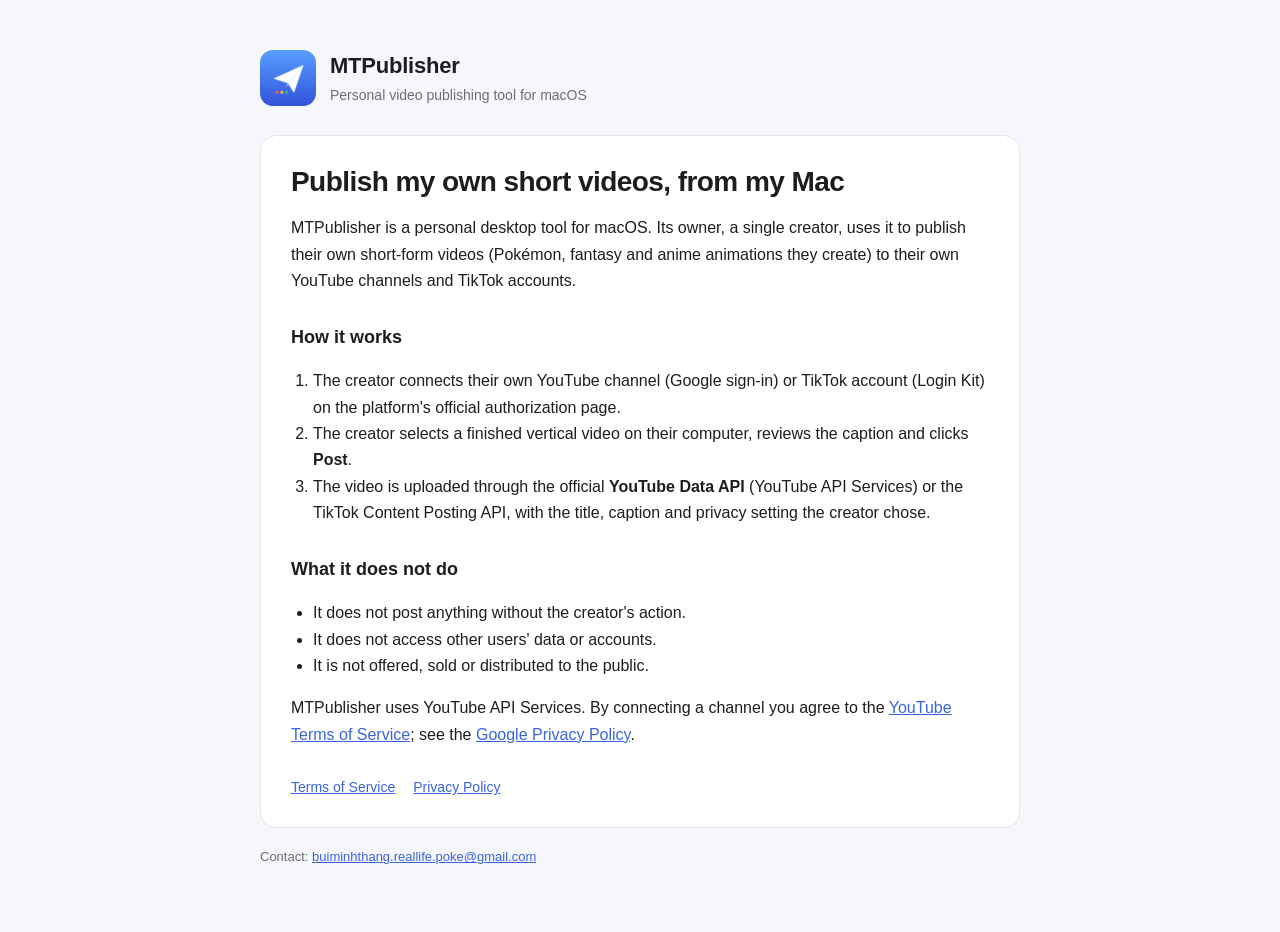
<file: index.html>
<!doctype html>
<html lang="en">
<head>
<meta charset="utf-8">
<meta name="viewport" content="width=device-width, initial-scale=1">
<title>MTPublisher</title>
<meta name="description" content="MTPublisher is a personal macOS tool for publishing the owner's own short videos to their own YouTube channels and TikTok accounts.">
<link rel="icon" href="icon.png">
<link rel="stylesheet" href="style.css">
</head>
<body>
<div class="wrap">
  <header>
    <img src="icon.png" alt="MTPublisher icon">
    <div><div class="name">MTPublisher</div><div class="tag">Personal video publishing tool for macOS</div></div>
  </header>
  <main class="card">
    <h1>Publish my own short videos, from my Mac</h1>
    <p>MTPublisher is a personal desktop tool for macOS. Its owner, a single creator, uses it to publish their own short-form videos (Pokémon, fantasy and anime animations they create) to their own YouTube channels and TikTok accounts.</p>

    <h2>How it works</h2>
    <ol>
      <li>The creator connects their own YouTube channel (Google sign-in) or TikTok account (Login Kit) on the platform's official authorization page.</li>
      <li>The creator selects a finished vertical video on their computer, reviews the caption and clicks <strong>Post</strong>.</li>
      <li>The video is uploaded through the official <strong>YouTube Data API</strong> (YouTube API Services) or the TikTok Content Posting API, with the title, caption and privacy setting the creator chose.</li>
    </ol>

    <h2>What it does not do</h2>
    <ul>
      <li>It does not post anything without the creator's action.</li>
      <li>It does not access other users' data or accounts.</li>
      <li>It is not offered, sold or distributed to the public.</li>
    </ul>

    <p>MTPublisher uses YouTube API Services. By connecting a channel you agree to the <a href="https://www.youtube.com/t/terms">YouTube Terms of Service</a>; see the <a href="https://policies.google.com/privacy">Google Privacy Policy</a>.</p>

    <nav>
      <a href="terms/">Terms of Service</a>
      <a href="privacy/">Privacy Policy</a>
    </nav>
  </main>
  <footer>Contact: <span class="contact"><a href="mailto:buiminhthang.reallife.poke@gmail.com">buiminhthang.reallife.poke@gmail.com</a></span></footer>
</div>
</body>
</html>
</file>
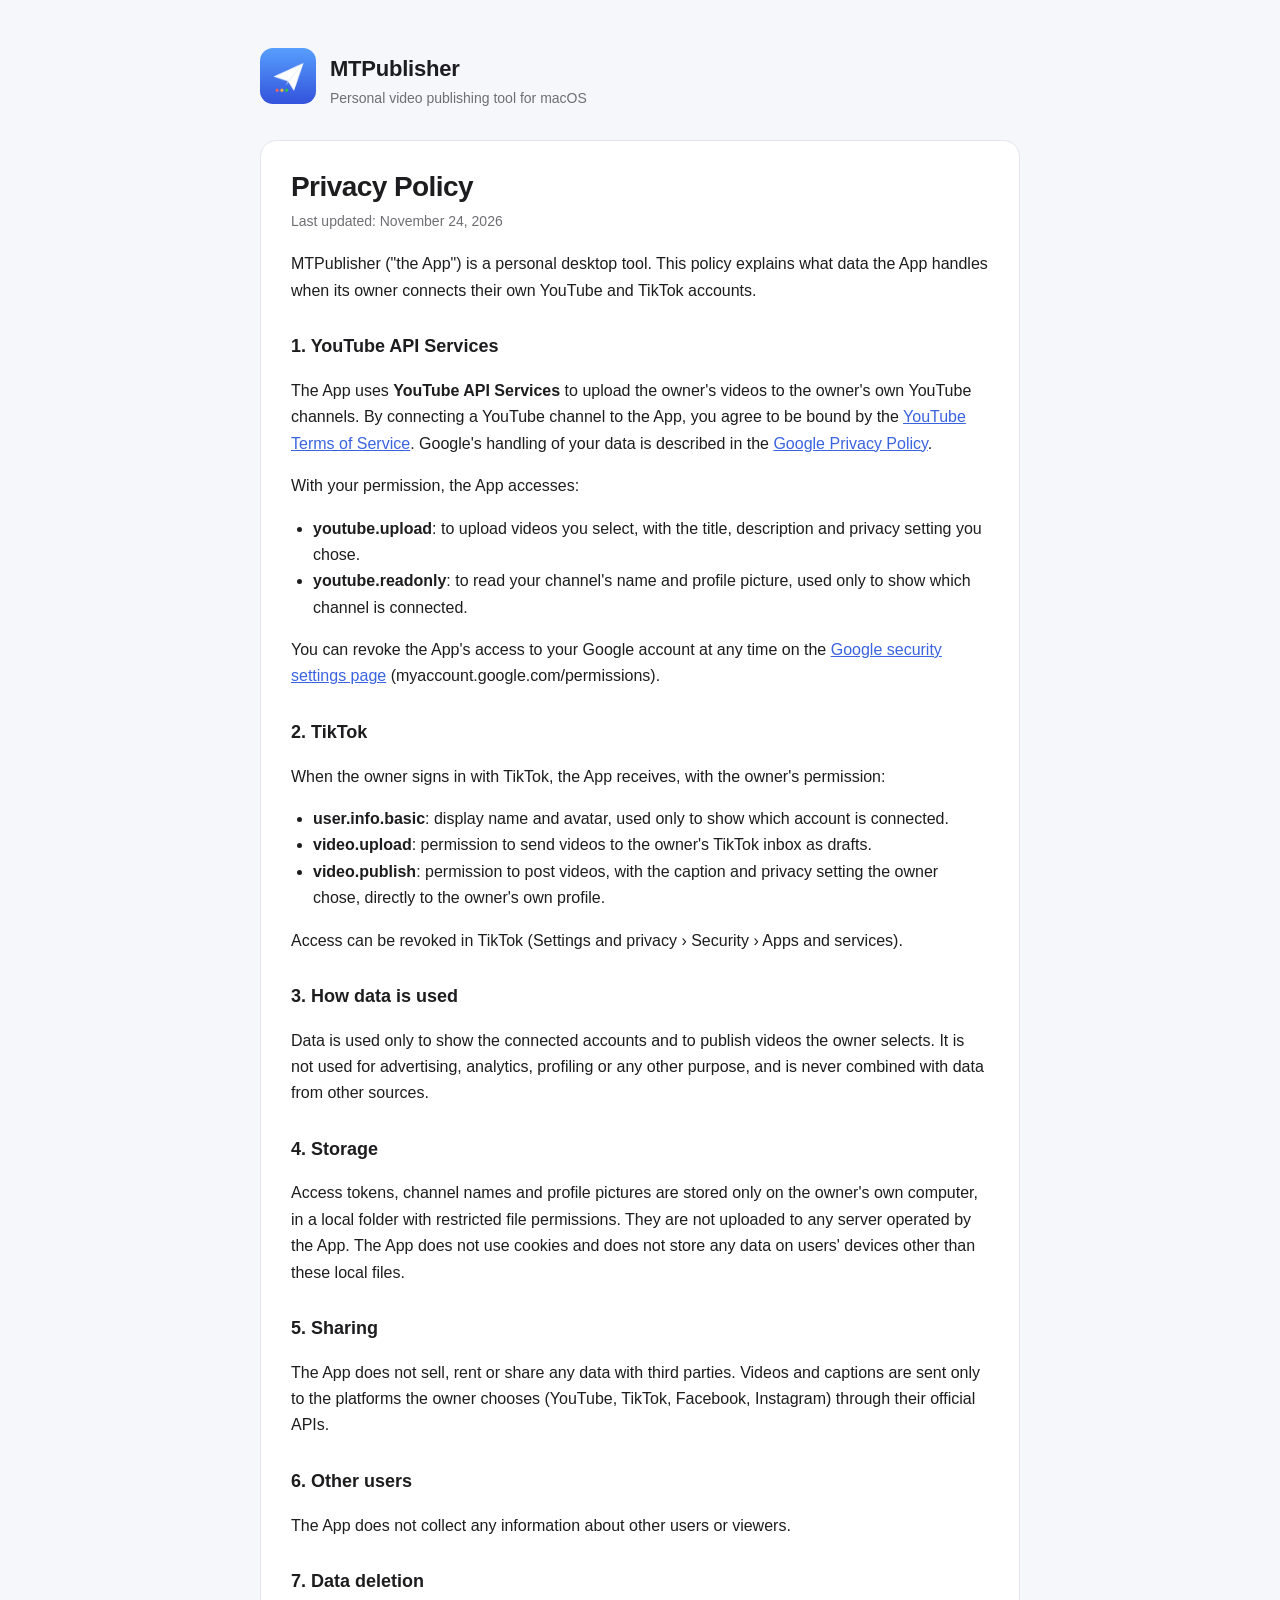
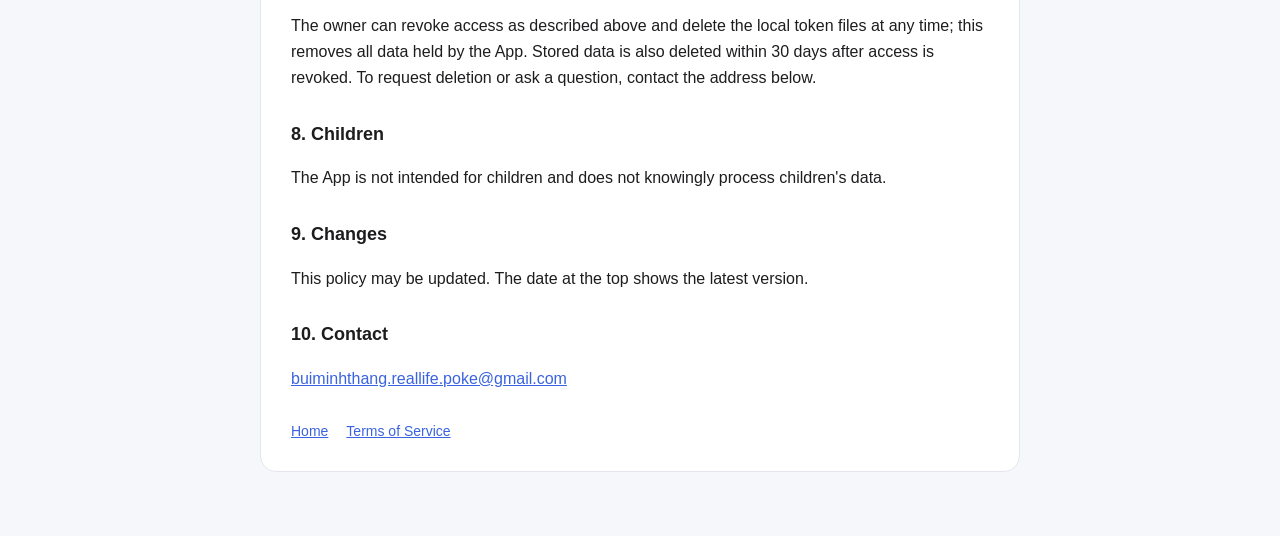
<file: privacy/index.html>
<!doctype html>
<html lang="en">
<head>
<meta charset="utf-8">
<meta name="viewport" content="width=device-width, initial-scale=1">
<title>Privacy Policy · MTPublisher</title>
<link rel="icon" href="../icon.png">
<link rel="stylesheet" href="../style.css">
</head>
<body>
<div class="wrap">
  <header>
    <a href="../"><img src="../icon.png" alt="MTPublisher icon"></a>
    <div><a class="name" href="../">MTPublisher</a><div class="tag">Personal video publishing tool for macOS</div></div>
  </header>
  <main class="card">
    <h1>Privacy Policy</h1>
    <p class="updated">Last updated: November 24, 2026</p>
    <p>MTPublisher ("the App") is a personal desktop tool. This policy explains what data the App handles when its owner connects their own YouTube and TikTok accounts.</p>

    <h2>1. YouTube API Services</h2>
    <p>The App uses <strong>YouTube API Services</strong> to upload the owner's videos to the owner's own YouTube channels. By connecting a YouTube channel to the App, you agree to be bound by the <a href="https://www.youtube.com/t/terms">YouTube Terms of Service</a>. Google's handling of your data is described in the <a href="https://policies.google.com/privacy">Google Privacy Policy</a>.</p>
    <p>With your permission, the App accesses:</p>
    <ul>
      <li><strong>youtube.upload</strong>: to upload videos you select, with the title, description and privacy setting you chose.</li>
      <li><strong>youtube.readonly</strong>: to read your channel's name and profile picture, used only to show which channel is connected.</li>
    </ul>
    <p>You can revoke the App's access to your Google account at any time on the <a href="https://myaccount.google.com/permissions">Google security settings page</a> (myaccount.google.com/permissions).</p>

    <h2>2. TikTok</h2>
    <p>When the owner signs in with TikTok, the App receives, with the owner's permission:</p>
    <ul>
      <li><strong>user.info.basic</strong>: display name and avatar, used only to show which account is connected.</li>
      <li><strong>video.upload</strong>: permission to send videos to the owner's TikTok inbox as drafts.</li>
      <li><strong>video.publish</strong>: permission to post videos, with the caption and privacy setting the owner chose, directly to the owner's own profile.</li>
    </ul>
    <p>Access can be revoked in TikTok (Settings and privacy &rsaquo; Security &rsaquo; Apps and services).</p>

    <h2>3. How data is used</h2>
    <p>Data is used only to show the connected accounts and to publish videos the owner selects. It is not used for advertising, analytics, profiling or any other purpose, and is never combined with data from other sources.</p>

    <h2>4. Storage</h2>
    <p>Access tokens, channel names and profile pictures are stored only on the owner's own computer, in a local folder with restricted file permissions. They are not uploaded to any server operated by the App. The App does not use cookies and does not store any data on users' devices other than these local files.</p>

    <h2>5. Sharing</h2>
    <p>The App does not sell, rent or share any data with third parties. Videos and captions are sent only to the platforms the owner chooses (YouTube, TikTok, Facebook, Instagram) through their official APIs.</p>

    <h2>6. Other users</h2>
    <p>The App does not collect any information about other users or viewers.</p>

    <h2>7. Data deletion</h2>
    <p>The owner can revoke access as described above and delete the local token files at any time; this removes all data held by the App. Stored data is also deleted within 30 days after access is revoked. To request deletion or ask a question, contact the address below.</p>

    <h2>8. Children</h2>
    <p>The App is not intended for children and does not knowingly process children's data.</p>

    <h2>9. Changes</h2>
    <p>This policy may be updated. The date at the top shows the latest version.</p>

    <h2>10. Contact</h2>
    <p class="contact"><a href="mailto:buiminhthang.reallife.poke@gmail.com">buiminhthang.reallife.poke@gmail.com</a></p>

    <nav><a href="../">Home</a><a href="../terms/">Terms of Service</a></nav>
  </main>
</div>
</body>
</html>
</file>
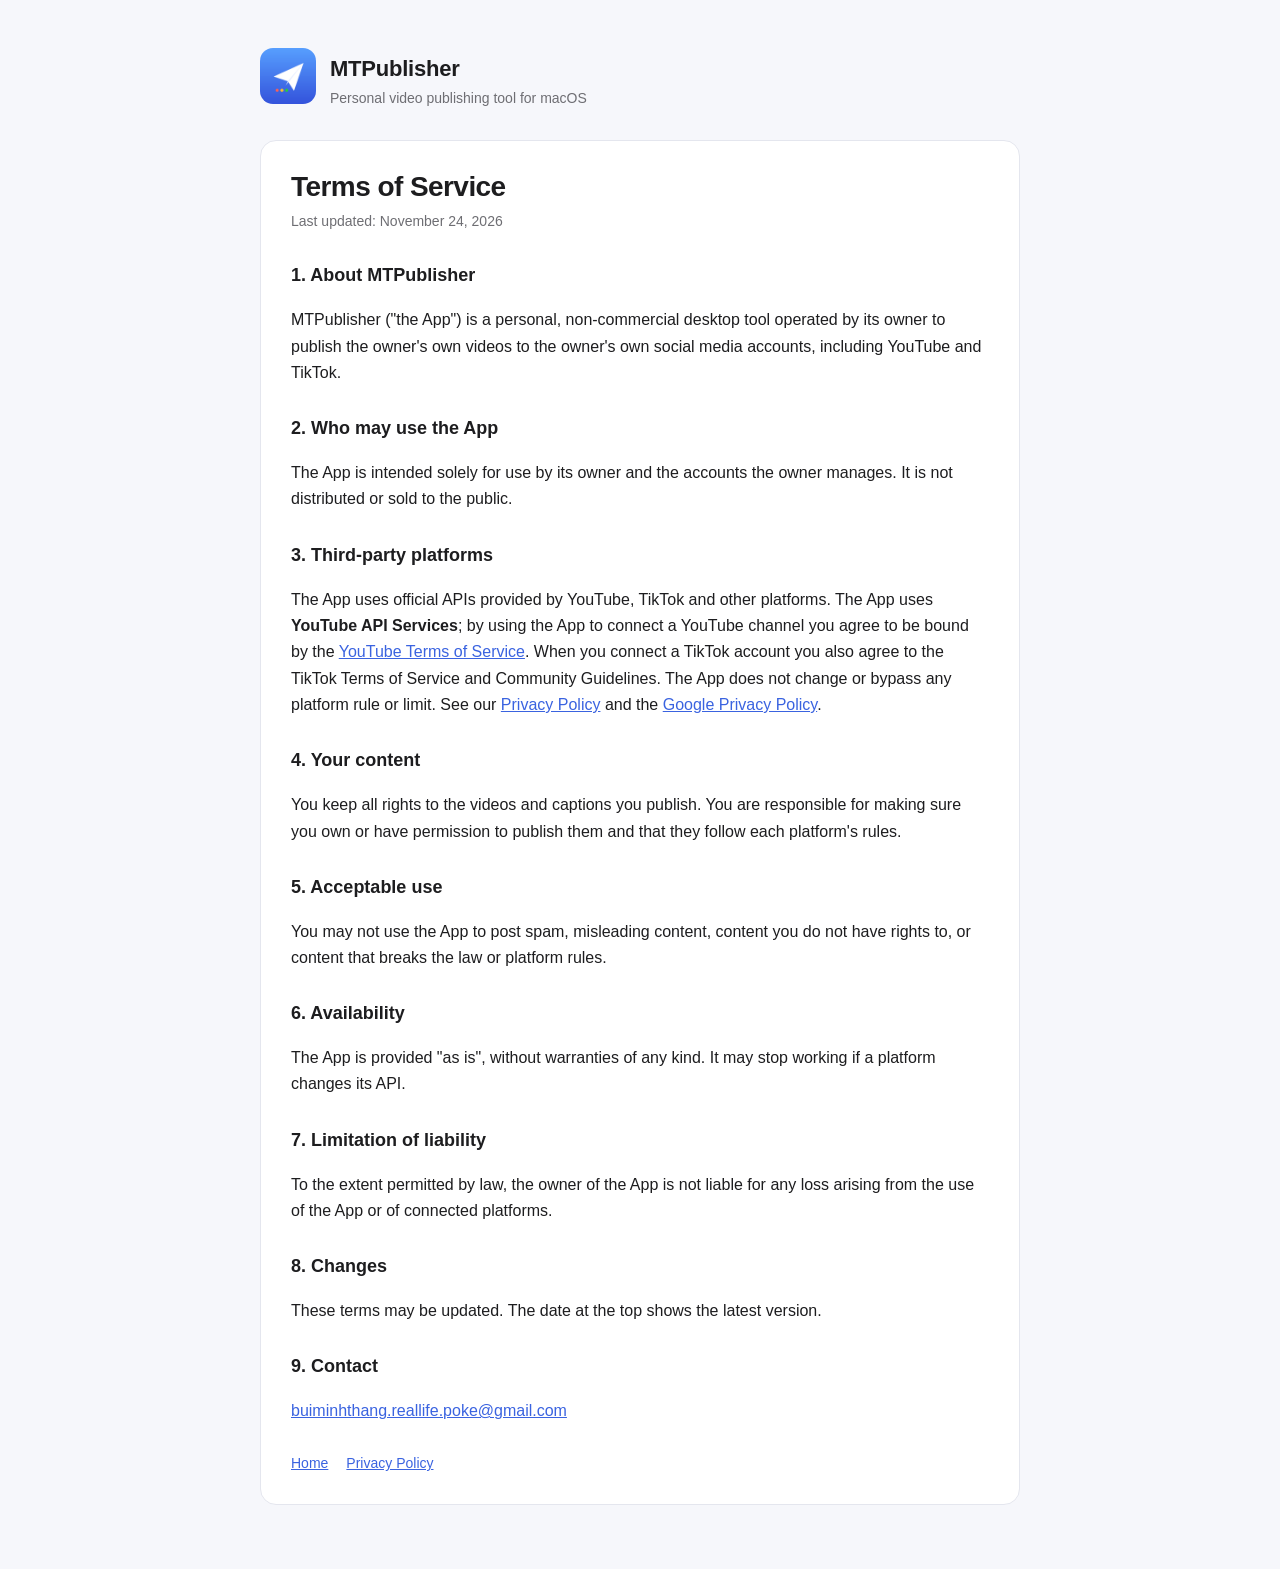
<file: terms/index.html>
<!doctype html>
<html lang="en">
<head>
<meta charset="utf-8">
<meta name="viewport" content="width=device-width, initial-scale=1">
<title>Terms of Service · MTPublisher</title>
<link rel="icon" href="../icon.png">
<link rel="stylesheet" href="../style.css">
</head>
<body>
<div class="wrap">
  <header>
    <a href="../"><img src="../icon.png" alt="MTPublisher icon"></a>
    <div><a class="name" href="../">MTPublisher</a><div class="tag">Personal video publishing tool for macOS</div></div>
  </header>
  <main class="card">
    <h1>Terms of Service</h1>
    <p class="updated">Last updated: November 24, 2026</p>

    <h2>1. About MTPublisher</h2>
    <p>MTPublisher ("the App") is a personal, non-commercial desktop tool operated by its owner to publish the owner's own videos to the owner's own social media accounts, including YouTube and TikTok.</p>

    <h2>2. Who may use the App</h2>
    <p>The App is intended solely for use by its owner and the accounts the owner manages. It is not distributed or sold to the public.</p>

    <h2>3. Third-party platforms</h2>
    <p>The App uses official APIs provided by YouTube, TikTok and other platforms. The App uses <strong>YouTube API Services</strong>; by using the App to connect a YouTube channel you agree to be bound by the <a href="https://www.youtube.com/t/terms">YouTube Terms of Service</a>. When you connect a TikTok account you also agree to the TikTok Terms of Service and Community Guidelines. The App does not change or bypass any platform rule or limit. See our <a href="../privacy/">Privacy Policy</a> and the <a href="https://policies.google.com/privacy">Google Privacy Policy</a>.</p>

    <h2>4. Your content</h2>
    <p>You keep all rights to the videos and captions you publish. You are responsible for making sure you own or have permission to publish them and that they follow each platform's rules.</p>

    <h2>5. Acceptable use</h2>
    <p>You may not use the App to post spam, misleading content, content you do not have rights to, or content that breaks the law or platform rules.</p>

    <h2>6. Availability</h2>
    <p>The App is provided "as is", without warranties of any kind. It may stop working if a platform changes its API.</p>

    <h2>7. Limitation of liability</h2>
    <p>To the extent permitted by law, the owner of the App is not liable for any loss arising from the use of the App or of connected platforms.</p>

    <h2>8. Changes</h2>
    <p>These terms may be updated. The date at the top shows the latest version.</p>

    <h2>9. Contact</h2>
    <p class="contact"><a href="mailto:buiminhthang.reallife.poke@gmail.com">buiminhthang.reallife.poke@gmail.com</a></p>

    <nav><a href="../">Home</a><a href="../privacy/">Privacy Policy</a></nav>
  </main>
</div>
</body>
</html>
</file>
<file: style.css>
:root {
  --bg: #f6f7fb; --card: #ffffff; --text: #1d1d1f; --muted: #6e6e73; --accent: #3a63e0; --line: #e4e6ee;
  color-scheme: light dark;
}
@media (prefers-color-scheme: dark) {
  :root { --bg: #111214; --card: #1c1d21; --text: #f2f2f4; --muted: #a1a1a8; --accent: #7a9bff; --line: #2c2e34; }
}
* { box-sizing: border-box; }
body {
  margin: 0; background: var(--bg); color: var(--text);
  font: 16px/1.65 -apple-system, BlinkMacSystemFont, "Segoe UI", Roboto, Helvetica, Arial, sans-serif;
  padding: 0 16px;
}
.wrap { max-width: 760px; margin: 0 auto; padding: 48px 0 64px; }
header { display: flex; align-items: center; gap: 14px; margin-bottom: 28px; }
header img { width: 56px; height: 56px; border-radius: 13px; }
header a { color: inherit; text-decoration: none; }
header .name { font-size: 22px; font-weight: 700; letter-spacing: -0.01em; }
header .tag { color: var(--muted); font-size: 14px; }
.card { background: var(--card); border: 1px solid var(--line); border-radius: 16px; padding: 28px 30px; }
h1 { font-size: 28px; line-height: 1.25; margin: 0 0 6px; letter-spacing: -0.02em; }
h2 { font-size: 18px; margin: 28px 0 6px; }
.updated { color: var(--muted); font-size: 14px; margin: 0 0 18px; }
p, li { color: var(--text); }
ol, ul { padding-left: 22px; }
a { color: var(--accent); }
nav { margin-top: 28px; display: flex; gap: 18px; flex-wrap: wrap; font-size: 14px; }
footer { color: var(--muted); font-size: 13px; margin-top: 18px; }
@media (max-width: 480px) { .card { padding: 22px 20px; } h1 { font-size: 24px; } }
</file>
